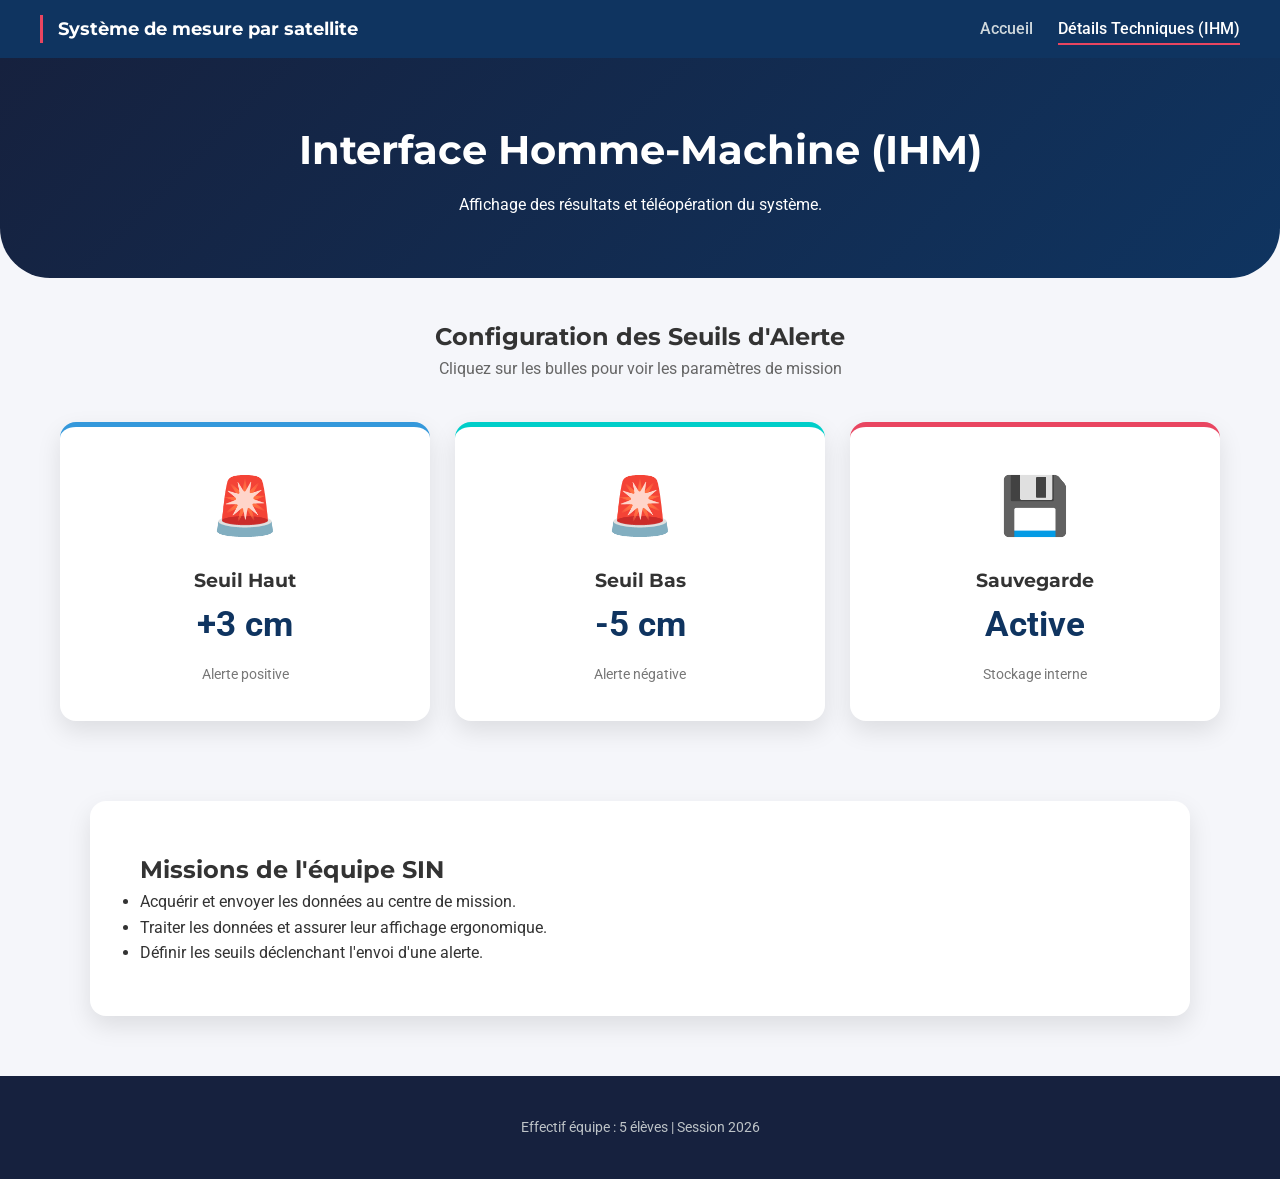
<file: details.html>
<!DOCTYPE html>
<html lang="fr">
<head>
    <meta charset="UTF-8">
    <meta name="viewport" content="width=device-width, initial-scale=1.0">
    <title>Détails Techniques - IHM</title>
    <link rel="stylesheet" href="style.css">
</head>
<body>

    <header>
        <div class="logo">Système de mesure par satellite</div>
        <nav>
            <ul>
                <li><a href="index.html">Accueil</a></li>
                <li><a href="details.html" class="active">Détails Techniques (IHM)</a></li>
            </ul>
        </nav>
    </header>

    <section class="hero">
        <h1>Interface Homme-Machine (IHM)</h1>
        <p>Affichage des résultats et téléopération du système.</p>
    </section>

    <main>
        <div style="text-align: center; margin-top: 40px;">
            <h2>Configuration des Seuils d'Alerte</h2>
            <p style="color: #666;">Cliquez sur les bulles pour voir les paramètres de mission</p>
        </div>

        <section class="dashboard-container">
            <div class="cards-wrapper">
                <div class="data-card water" onclick="showTechInfo('seuil_pos')">
                    <div class="icon">🚨</div>
                    <h3>Seuil Haut</h3>
                    <div class="value">+3 cm</div>
                    <p class="status">Alerte positive</p>
                </div>
                <div class="data-card ice" onclick="showTechInfo('seuil_neg')">
                    <div class="icon">🚨</div>
                    <h3>Seuil Bas</h3>
                    <div class="value">-5 cm</div>
                    <p class="status">Alerte négative</p>
                </div>
                <div class="data-card heat" onclick="showTechInfo('sauvegarde')">
                    <div class="icon">💾</div>
                    <h3>Sauvegarde</h3>
                    <div class="value">Active</div>
                    <p class="status">Stockage interne</p>
                </div>
            </div>

            <div id="tech-info-display" class="info-box" style="display: none;">
                <h4 id="tech-title"></h4>
                <p id="tech-text"></p>
            </div>
        </section>

        <section class="content-section">
            <div class="text-content">
                <h2>Missions de l'équipe SIN</h2>
                <ul>
                    <li>Acquérir et envoyer les données au centre de mission.</li>
                    <li>Traiter les données et assurer leur affichage ergonomique.</li>
                    <li>Définir les seuils déclenchant l'envoi d'une alerte.</li>
                </ul>
            </div>
        </section>
    </main>

    <footer>
        <p>Effectif équipe : 5 élèves | Session 2026</p>
    </footer>

    <script>
        function showTechInfo(type) {
            const display = document.getElementById('tech-info-display');
            const title = document.getElementById('tech-title');
            const text = document.getElementById('tech-text');
            display.style.display = "block";
            
            if(type === 'seuil_pos') {
                title.innerText = "Alerte Seuil Haut";
                text.innerText = "Les seuils d'alertes correspondent à +3cm par rapport au niveau de référence.";
            } else if(type === 'seuil_neg') {
                title.innerText = "Alerte Seuil Bas";
                text.innerText = "Une alerte est déclenchée si le niveau descend à -5cm par rapport au niveau de référence.";
            } else if(type === 'sauvegarde') {
                title.innerText = "Sauvegarde des données";
                text.innerText = "Les valeurs mesurées doivent être sauvegardées pour permettre l'archivage obligatoire (Id 21).";
            }
            display.scrollIntoView({ behavior: 'smooth', block: 'nearest' });
        }
    </script>
</body>
</html>
</file>
<file: style.css>
/* --- IMPORTATION DES POLICES --- */
@import url('https://fonts.googleapis.com/css2?family=Montserrat:wght@400;700&family=Roboto:wght@300;400;500&display=swap');

/* --- VARIABLES --- */
:root {
    --primary-color: #0f3460;
    --accent-color: #e94560;
    --secondary-color: #16213e;
    --light-bg: #f5f6fa;
    --card-bg: #ffffff;
    --text-color: #333333;
    --border-radius: 16px;
    --transition: all 0.3s ease;
    --shadow: 0 10px 25px rgba(0, 0, 0, 0.1);
}

* { box-sizing: border-box; margin: 0; padding: 0; }
body { font-family: 'Roboto', sans-serif; background-color: var(--light-bg); color: var(--text-color); line-height: 1.6; }
h1, h2, h3, .logo { font-family: 'Montserrat', sans-serif; }

/* --- HEADER --- */
header {
    background-color: var(--primary-color);
    color: white;
    padding: 15px 40px;
    display: flex;
    justify-content: space-between;
    align-items: center;
    position: sticky;
    top: 0;
    z-index: 1000;
}
.logo { font-size: 1.1em; font-weight: 700; border-left: 3px solid var(--accent-color); padding-left: 15px; }
nav ul { list-style: none; display: flex; }
nav ul li { margin-left: 25px; }
nav a { color: #cfd8dc; text-decoration: none; font-weight: 500; transition: var(--transition); }
nav a:hover, nav a.active { color: white; border-bottom: 2px solid var(--accent-color); padding-bottom: 5px; }

/* --- HERO --- */
.hero {
    background: linear-gradient(135deg, var(--secondary-color), var(--primary-color));
    color: white;
    padding: 60px 20px;
    text-align: center;
    border-bottom-left-radius: 50px;
    border-bottom-right-radius: 50px;
}
.hero h1 { font-size: 2.5em; margin-bottom: 10px; }

/* --- CARTES --- */
.dashboard-container { padding: 40px 20px; max-width: 1200px; margin: 0 auto; }
.cards-wrapper { display: flex; justify-content: center; gap: 25px; flex-wrap: wrap; }
.data-card {
    background-color: var(--card-bg);
    padding: 35px 25px;
    border-radius: var(--border-radius);
    box-shadow: var(--shadow);
    text-align: center;
    flex: 1;
    min-width: 280px;
    border-top: 5px solid var(--primary-color);
    transition: var(--transition);
    cursor: pointer;
}
.data-card:hover { transform: translateY(-8px); box-shadow: 0 15px 30px rgba(0, 0, 0, 0.15); }
.data-card.water { border-top-color: #3498db; }
.data-card.ice { border-top-color: #00cec9; }
.data-card.heat { border-top-color: var(--accent-color); }
.data-card .icon { font-size: 3.5em; margin-bottom: 15px; display: block; }
.data-card .value { font-size: 2.2em; font-weight: 700; color: var(--primary-color); }
.status { font-size: 0.9em; color: #777; margin-top: 10px; }

/* --- MODAL (BULLE TECHNIQUE) --- */
.modal {
    display: none;
    position: fixed;
    z-index: 2000;
    left: 0; top: 0;
    width: 100%; height: 100%;
    background-color: rgba(0,0,0,0.7);
    backdrop-filter: blur(5px);
}
.modal-content {
    background-color: white;
    margin: 5% auto;
    padding: 30px;
    border-radius: var(--border-radius);
    width: 70%;
    max-height: 85vh;
    overflow-y: auto;
    position: relative;
    animation: fadeIn 0.4s ease forwards;
}
.close { position: absolute; right: 20px; top: 15px; font-size: 28px; font-weight: bold; cursor: pointer; color: #aaa; }
.close:hover { color: var(--accent-color); }
.modal-body h3 { color: var(--primary-color); margin-top: 20px; border-bottom: 2px solid #eee; padding-bottom: 5px; }
.modal-body ul { margin-top: 10px; margin-left: 20px; }

/* --- CONTENU --- */
.content-section {
    display: flex;
    background-color: white;
    padding: 50px;
    max-width: 1100px;
    margin: 40px auto;
    border-radius: var(--border-radius);
    box-shadow: var(--shadow);
    align-items: center;
    gap: 50px;
}
.text-content { flex: 1.2; }
.image-content { flex: 1.5; text-align: center; }
.maquette-3d { width: 100%; height: 450px; background-color: #ffffff; border-radius: 20px; border: 1px solid #eeeeee; outline: none; }
.caption { font-size: 0.85em; color: #888; margin-top: 10px; font-style: italic; }

.btn-download {
    display: inline-block;
    background-color: var(--primary-color);
    color: white;
    padding: 12px 30px;
    border-radius: 50px;
    border: none;
    font-size: 1em;
    font-weight: 700;
    margin-top: 25px;
    cursor: pointer;
    transition: var(--transition);
}
.btn-download:hover { background-color: var(--accent-color); transform: scale(1.05); }

/* --- INFO BOX (CLIC CARTES) --- */
.info-box {
    margin-top: 30px;
    padding: 25px;
    background-color: white;
    border-radius: var(--border-radius);
    border-left: 5px solid var(--accent-color);
    box-shadow: var(--shadow);
    animation: fadeIn 0.4s ease forwards;
}
@keyframes fadeIn { from { opacity: 0; transform: translateY(10px); } to { opacity: 1; transform: translateY(0); } }

footer { background-color: var(--secondary-color); color: #bdc3c7; text-align: center; padding: 40px; margin-top: 60px; font-size: 0.9em; }

@media (max-width: 768px) {
    .content-section { flex-direction: column; padding: 30px; }
    header { flex-direction: column; text-align: center; }
    nav ul { margin-top: 15px; }
    .modal-content { width: 90%; }
}
</file>
